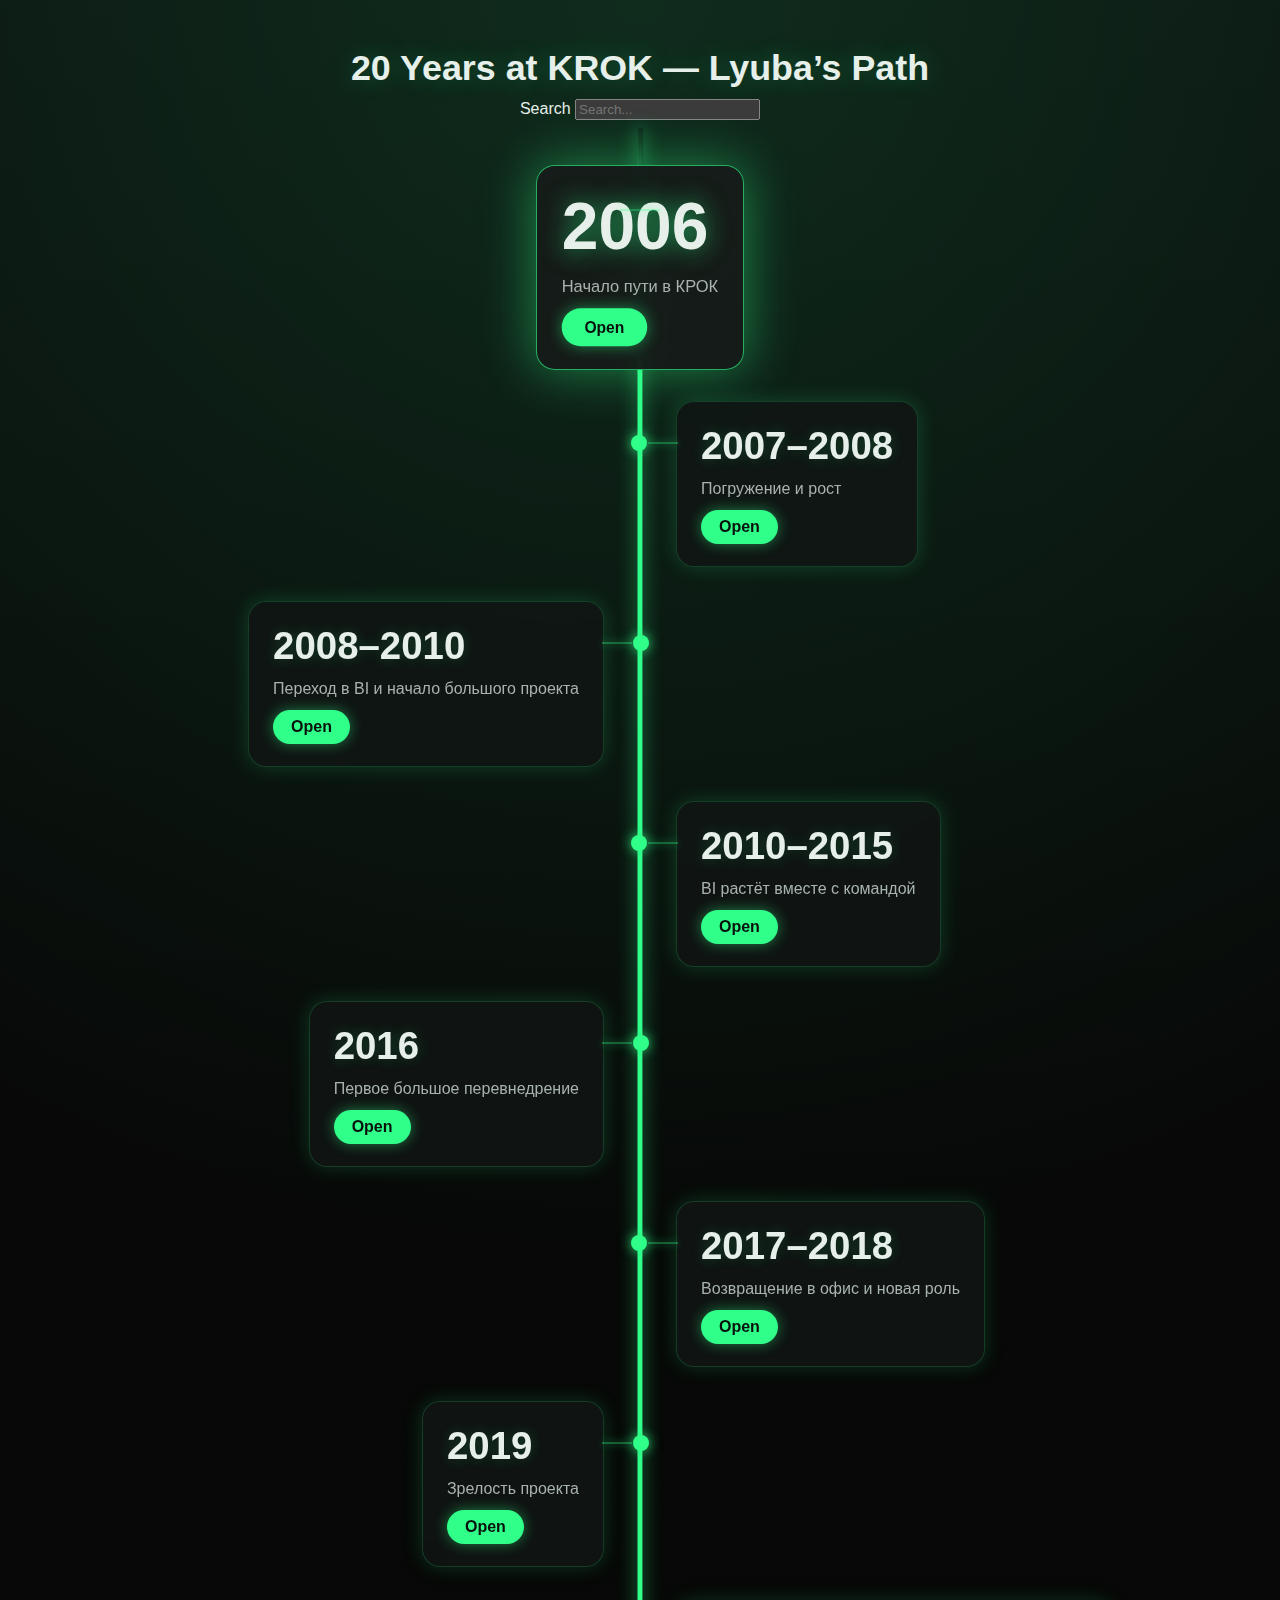
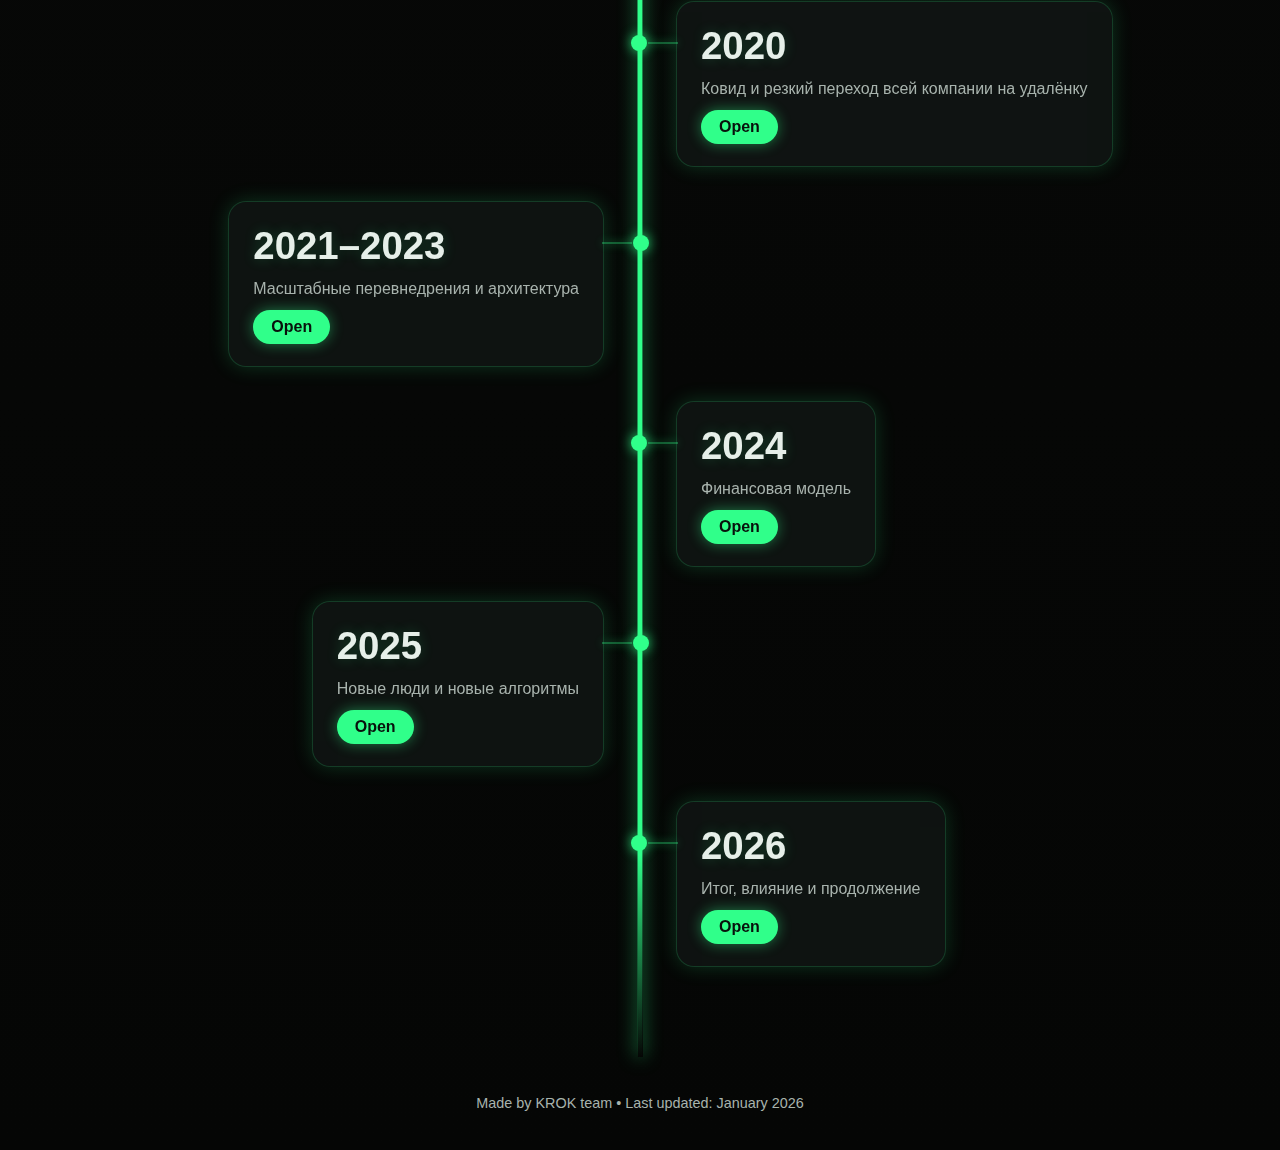
<file: index.html>
<!DOCTYPE html>
<html lang="en">
  <head>
    <meta charset="UTF-8" />
    <meta http-equiv="refresh" content="0; url=docs/index.html" />
    <meta name="viewport" content="width=device-width, initial-scale=1.0" />
    <title>KROK Timeline</title>
  </head>
  <body>
    <p>
      Redirecting to the timeline…
      <a href="docs/index.html">Open the timeline</a>.
    </p>
    <script>
      window.location.replace("docs/index.html");
    </script>
  </body>
</html>
</file>
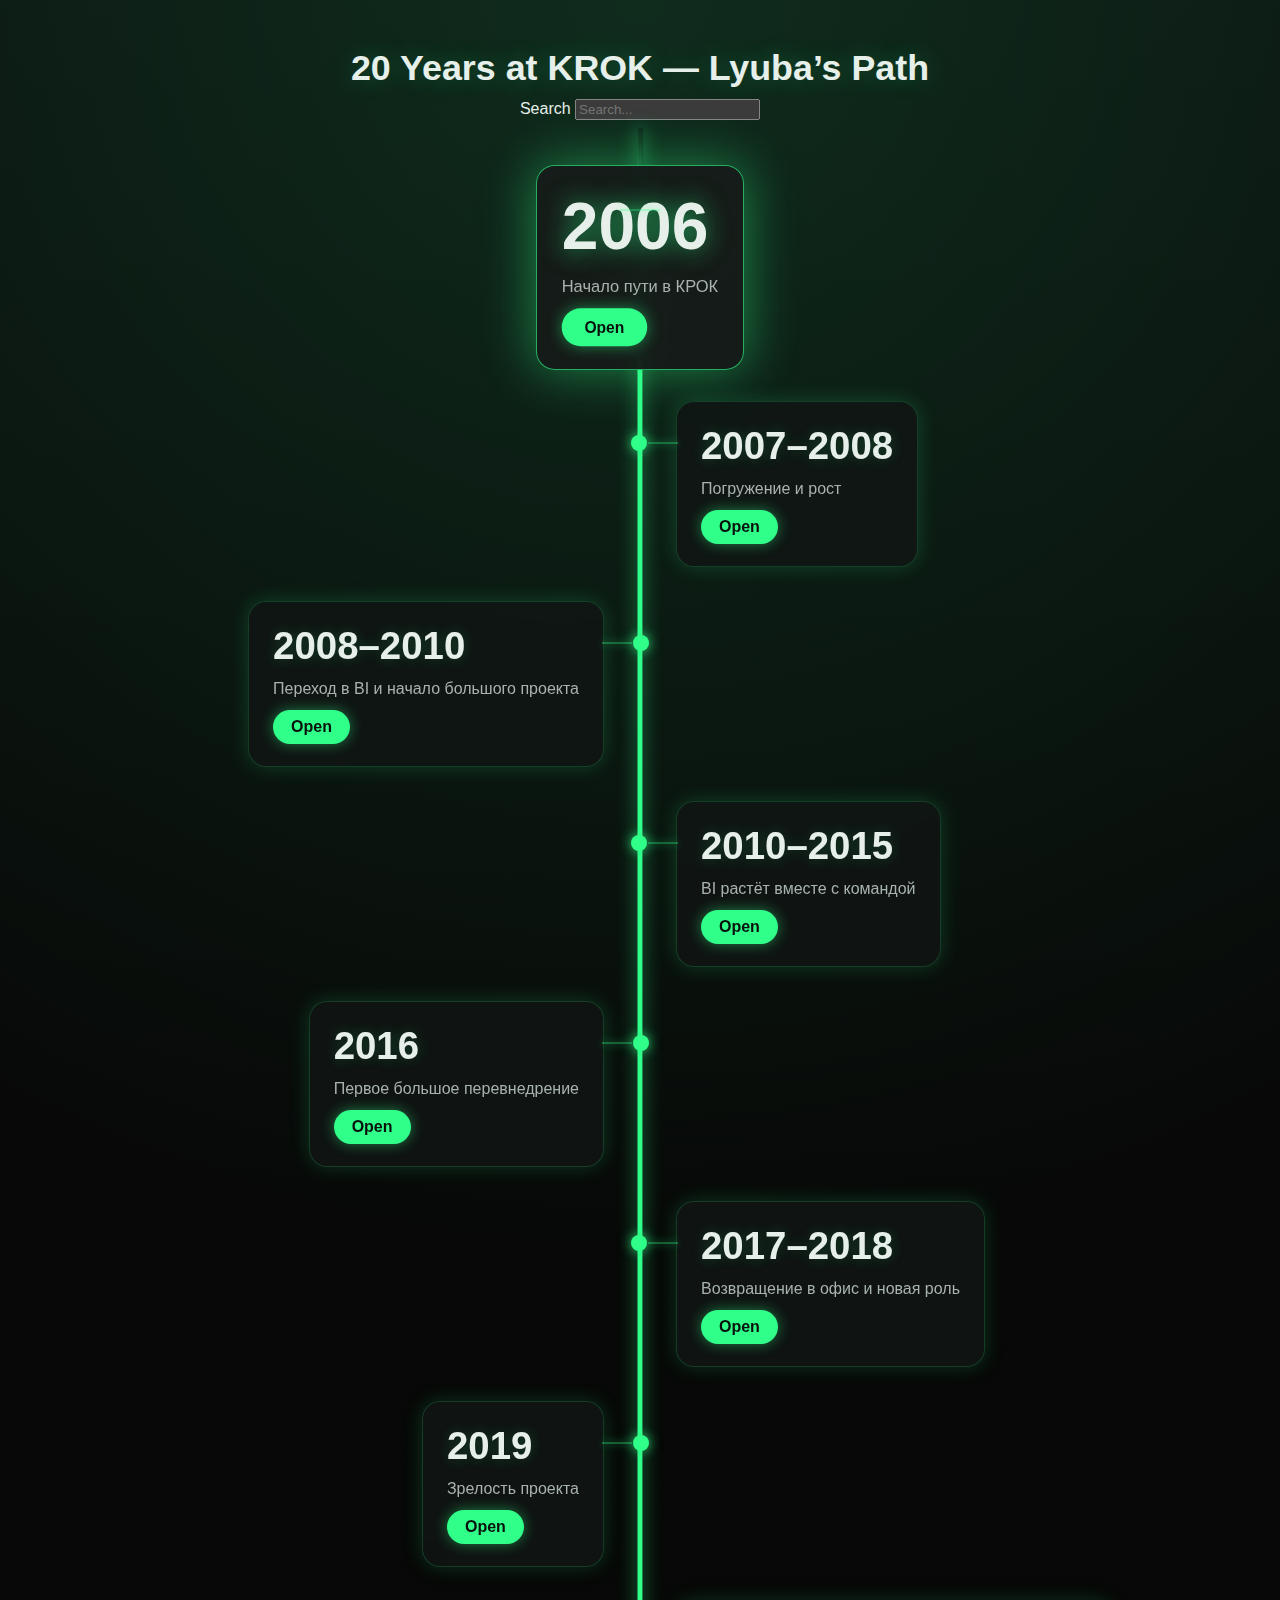
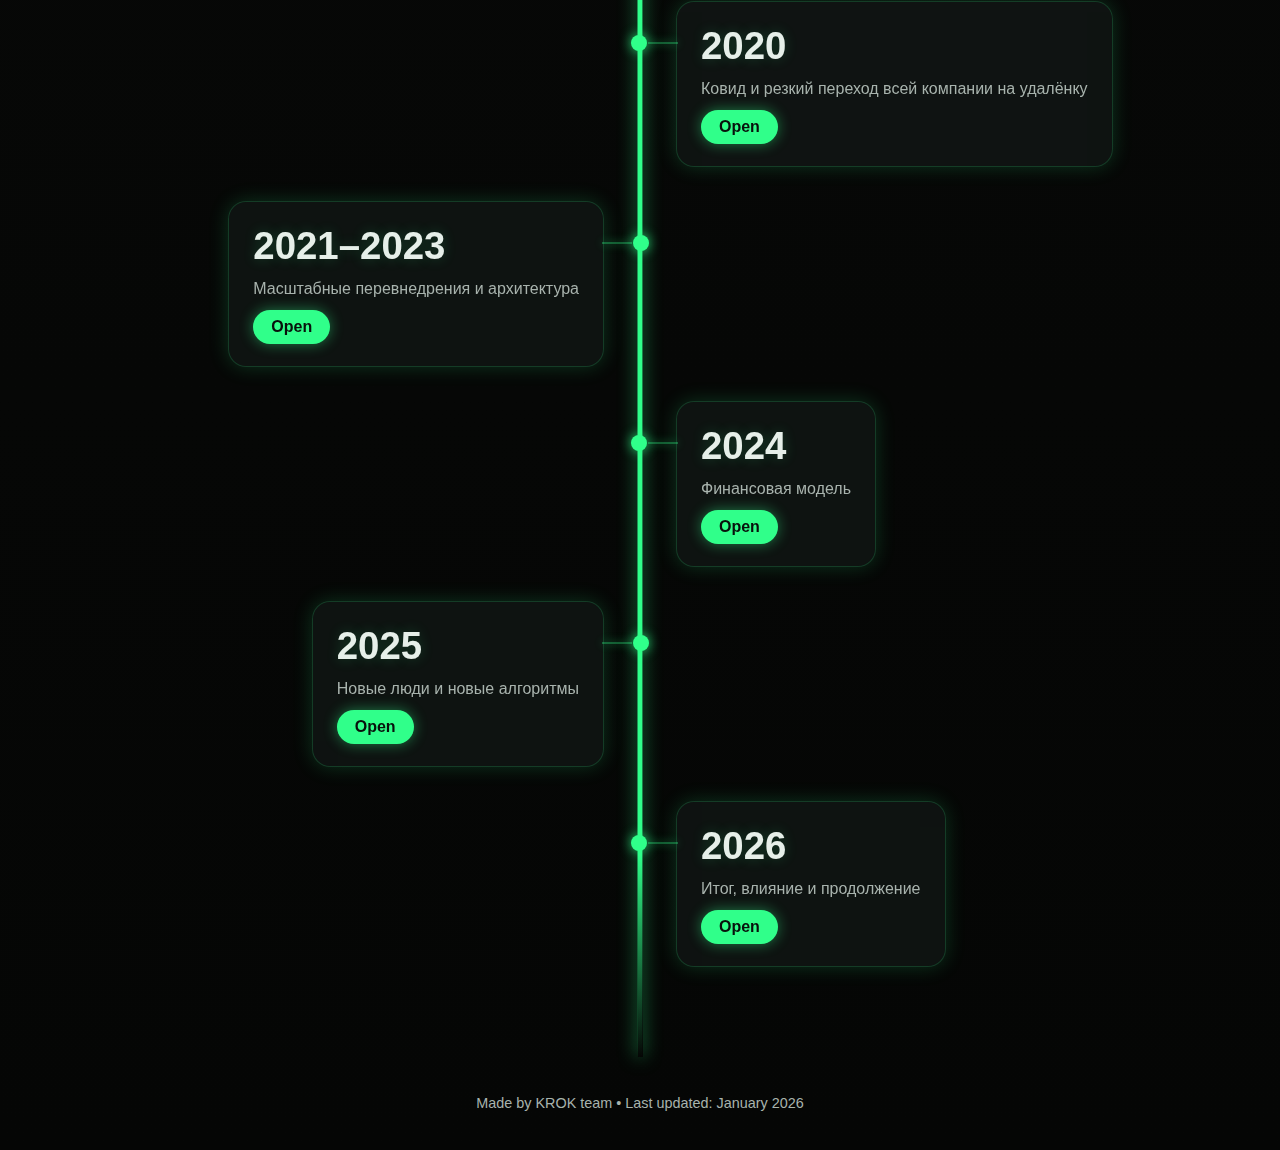
<file: docs/index.html>
<!DOCTYPE html>
<html lang="en">
  <head>
    <meta charset="UTF-8" />
    <meta name="viewport" content="width=device-width, initial-scale=1.0" />
    <title>20 Years at KROK — Lyuba’s Path</title>
    <link rel="stylesheet" href="assets/css/styles.css" />
  </head>
  <body>
    <div class="page">
      <header class="site-header">
        <div class="header-content">
          <h1>20 Years at KROK — Lyuba’s Path</h1>
          <div class="search-wrapper">
            <label class="sr-only" for="timeline-search">Search</label>
            <input
              id="timeline-search"
              type="search"
              placeholder="Search..."
              autocomplete="off"
            />
          </div>
        </div>
      </header>

      <main>
        <section class="timeline" aria-label="KROK timeline">
          <div class="timeline-line" aria-hidden="true"></div>
          <div id="timeline-items" class="timeline-items"></div>
        </section>
      </main>

      <footer class="site-footer">
        <p>Made by KROK team • Last updated: January 2026</p>
      </footer>
    </div>

    <script src="assets/js/app.js"></script>
  </body>
</html>
</file>
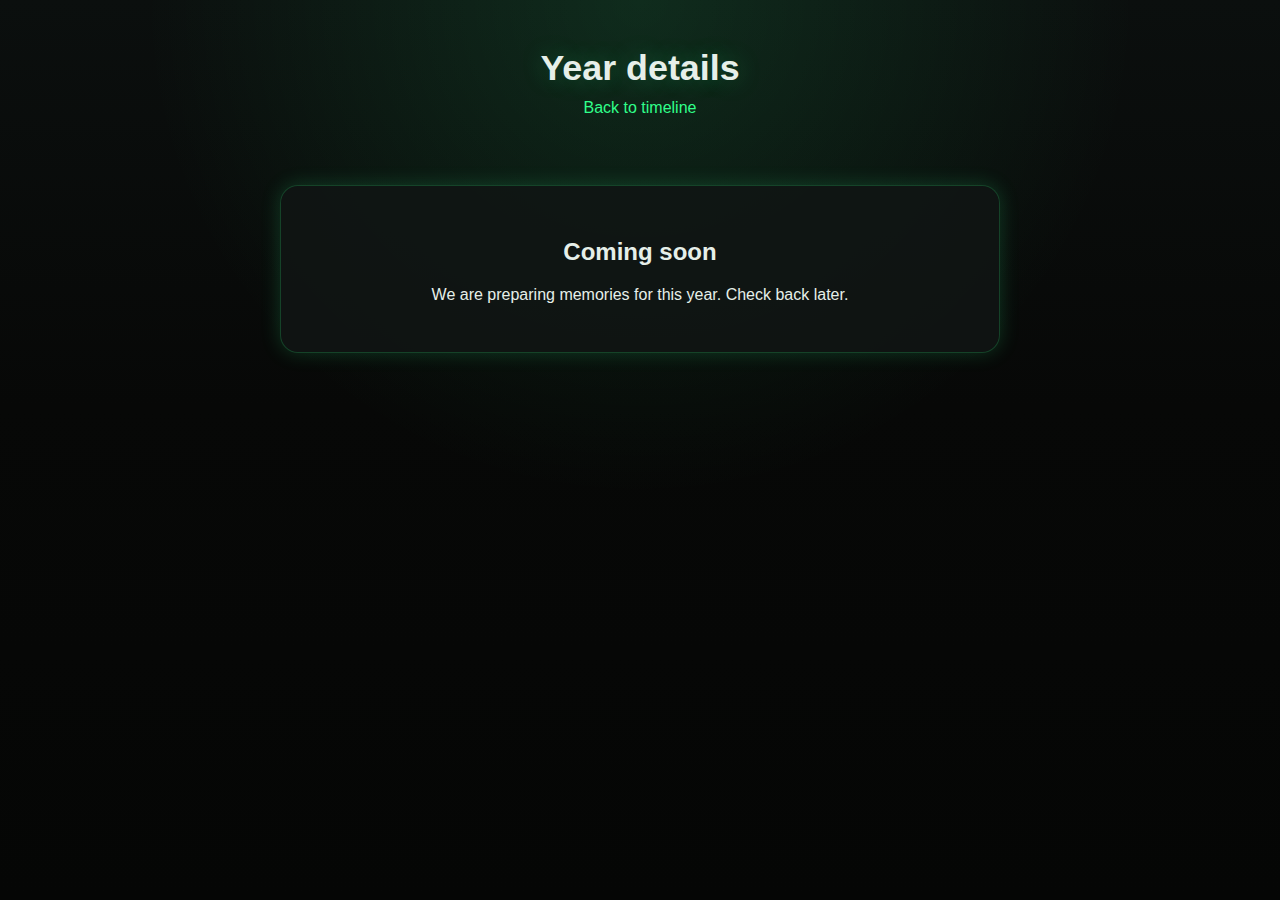
<file: docs/year.html>
<!DOCTYPE html>
<html lang="en">
  <head>
    <meta charset="UTF-8" />
    <meta name="viewport" content="width=device-width, initial-scale=1.0" />
    <title>KROK Timeline — Year</title>
    <link rel="stylesheet" href="assets/css/styles.css" />
  </head>
  <body>
    <div class="page">
      <header class="site-header">
        <div class="header-content">
          <h1>Year details</h1>
          <a class="back-link" href="index.html">Back to timeline</a>
        </div>
      </header>

      <main>
        <section class="coming-soon">
          <h2>Coming soon</h2>
          <p>We are preparing memories for this year. Check back later.</p>
        </section>
      </main>
    </div>
  </body>
</html>
</file>
<file: docs/assets/css/styles.css>
:root {
  color-scheme: dark;
  --bg: #070807;
  --bg-soft: #0d1110;
  --panel: rgba(17, 21, 20, 0.85);
  --panel-strong: rgba(22, 27, 25, 0.92);
  --line: #30ff8a;
  --line-soft: rgba(48, 255, 138, 0.35);
  --text: #e6efe9;
  --muted: #a8b3ad;
  --badge-ready: rgba(48, 255, 138, 0.18);
  --badge-progress: rgba(148, 158, 152, 0.25);
  --badge-upcoming: rgba(120, 126, 122, 0.14);
  --shadow: 0 0 20px rgba(48, 255, 138, 0.18);
  --shadow-strong: 0 0 40px rgba(48, 255, 138, 0.35);
  --radius: 18px;
}

* {
  box-sizing: border-box;
}

body {
  margin: 0;
  font-family: "Segoe UI", "Helvetica Neue", Arial, sans-serif;
  background: radial-gradient(circle at top, rgba(48, 255, 138, 0.12), transparent 45%),
    linear-gradient(180deg, #0b0f0e 0%, #070807 45%, #050605 100%);
  color: var(--text);
  min-height: 100vh;
}

.page {
  display: flex;
  flex-direction: column;
  min-height: 100vh;
}

.site-header {
  padding: 48px 24px 8px;
}

.header-content {
  max-width: 1100px;
  margin: 0 auto;
  display: flex;
  flex-direction: column;
  align-items: center;
  gap: 10px;
  text-align: center;
}

.eyebrow {
  margin: 0;
  text-transform: uppercase;
  letter-spacing: 0.3em;
  font-size: 0.65rem;
  color: var(--muted);
}

.site-header h1 {
  font-size: clamp(1.7rem, 2.8vw, 2.8rem);
  margin: 0;
  font-weight: 600;
  text-shadow: 0 0 25px rgba(48, 255, 138, 0.25);
}

.subtitle {
  margin: 0;
  font-size: 0.95rem;
  color: var(--muted);
}

.timeline {
  position: relative;
  max-width: 1200px;
  margin: 0 auto;
  padding: 40px 24px 90px;
}

.timeline-line {
  position: absolute;
  top: 0;
  bottom: 0;
  left: 50%;
  width: 5px;
  background: linear-gradient(
    180deg,
    transparent 0%,
    var(--line) 8%,
    var(--line) 92%,
    transparent 100%
  );
  box-shadow: 0 0 18px rgba(48, 255, 138, 0.7);
  transform: translateX(-50%);
}

.timeline-items {
  display: flex;
  flex-direction: column;
  gap: 34px;
}

.timeline-card {
  position: relative;
  display: flex;
  justify-content: flex-end;
  width: 50%;
  padding: 0 36px;
}

.timeline-card.right {
  align-self: flex-end;
  justify-content: flex-start;
}

.timeline-card.left {
  align-self: flex-start;
}

.timeline-card.featured {
  align-self: center;
  width: 70%;
  padding: 0 24px;
  justify-content: center;
}

.timeline-card::before {
  content: "";
  position: absolute;
  top: 34px;
  width: 16px;
  height: 16px;
  border-radius: 50%;
  background: var(--line);
  box-shadow: 0 0 12px rgba(48, 255, 138, 0.8);
}

.timeline-card.left::before {
  right: -9px;
}

.timeline-card.right::before {
  left: -9px;
}

.timeline-card.featured::before {
  left: 50%;
  transform: translateX(-50%);
}

.timeline-card::after {
  content: "";
  position: absolute;
  top: 41px;
  height: 2px;
  width: 30px;
  background: var(--line-soft);
  box-shadow: 0 0 8px rgba(48, 255, 138, 0.45);
}

.timeline-card.left::after {
  right: 8px;
}

.timeline-card.right::after {
  left: 8px;
}

.timeline-card.featured::after {
  left: 50%;
  transform: translateX(-50%);
  width: 40px;
}

.card-content {
  background: var(--panel);
  border: 1px solid rgba(48, 255, 138, 0.18);
  border-radius: var(--radius);
  padding: 22px 24px;
  box-shadow: var(--shadow);
  backdrop-filter: blur(10px);
  transition: transform 0.25s ease, box-shadow 0.25s ease, border-color 0.25s ease;
  display: flex;
  flex-direction: column;
  gap: 12px;
}

.card-content:hover {
  transform: translateY(-4px) scale(1.01);
  box-shadow: var(--shadow-strong);
  border-color: rgba(44, 255, 130, 0.4);
}

.card-content.featured {
  background: var(--panel-strong);
  border-color: rgba(48, 255, 138, 0.65);
  box-shadow: 0 0 50px rgba(48, 255, 138, 0.45);
  transform: scale(1.03);
}

.card-content.featured:hover {
  transform: translateY(-4px) scale(1.04);
}

.card-header {
  display: flex;
  align-items: center;
  justify-content: flex-start;
  gap: 16px;
}

.card-year {
  font-size: clamp(2rem, 3vw, 2.8rem);
  font-weight: 700;
  margin: 0;
  text-shadow: 0 0 14px rgba(48, 255, 138, 0.2);
}

.card-content.featured .card-year {
  font-size: clamp(3rem, 5vw, 4.2rem);
  text-shadow: 0 0 24px rgba(48, 255, 138, 0.6);
}

.card-title {
  font-size: 1rem;
  color: var(--muted);
  margin: 0;
}

.card-meta {
  display: flex;
  align-items: center;
  justify-content: space-between;
  gap: 12px;
  flex-wrap: wrap;
}

.open-button {
  padding: 8px 18px;
  border-radius: 999px;
  background: var(--line);
  color: #08110c;
  font-weight: 600;
  text-decoration: none;
  box-shadow: 0 0 14px rgba(48, 255, 138, 0.45);
  transition: transform 0.2s ease, box-shadow 0.2s ease;
}

.open-button:hover {
  transform: translateY(-1px);
  box-shadow: 0 0 20px rgba(48, 255, 138, 0.7);
}

.card-content.featured .open-button {
  padding: 10px 22px;
  font-size: 0.95rem;
}

.site-footer {
  margin-top: auto;
  padding: 24px;
  text-align: center;
  color: var(--muted);
  font-size: 0.9rem;
}

.coming-soon {
  max-width: 720px;
  margin: 60px auto;
  padding: 32px;
  background: var(--panel);
  border-radius: var(--radius);
  border: 1px solid rgba(44, 255, 130, 0.2);
  text-align: center;
  box-shadow: var(--shadow);
}

.story {
  max-width: 820px;
  margin: 40px auto 80px;
  padding: 32px;
  background: var(--panel);
  border-radius: var(--radius);
  border: 1px solid rgba(48, 255, 138, 0.22);
  box-shadow: var(--shadow);
}

.story h2 {
  margin: 0 0 12px;
  font-size: clamp(2rem, 3.5vw, 3rem);
  text-shadow: 0 0 18px rgba(48, 255, 138, 0.4);
}

.story h3 {
  margin: 0 0 20px;
  font-weight: 500;
  color: var(--muted);
}

.story-content {
  display: flex;
  flex-direction: column;
  gap: 14px;
  line-height: 1.6;
  color: #d3dbd6;
}

.story-sticker {
  display: inline-flex;
  align-items: center;
  justify-content: center;
  width: 26px;
  height: 26px;
  margin-right: 10px;
  border-radius: 50%;
  background: rgba(48, 255, 138, 0.12);
  box-shadow: 0 0 12px rgba(48, 255, 138, 0.25);
  font-size: 0.95rem;
  flex-shrink: 0;
}

.story-content p {
  display: flex;
  align-items: flex-start;
}

.story-inline-image {
  margin: 8px 0 4px;
  border-radius: 18px;
  overflow: hidden;
  border: 1px solid rgba(48, 255, 138, 0.25);
  box-shadow: var(--shadow);
  background: var(--bg-soft);
}

.story-inline-image a {
  display: block;
}

.story-inline-image img {
  width: 100%;
  display: block;
  object-fit: cover;
}

.story-gallery {
  margin-top: 28px;
  display: grid;
  gap: 16px;
  grid-template-columns: repeat(auto-fit, minmax(180px, 1fr));
}

.story-photo--featured {
  grid-column: span 2;
  grid-row: span 2;
}

.story-photo {
  margin: 0;
  border-radius: 16px;
  overflow: hidden;
  border: 1px solid rgba(48, 255, 138, 0.2);
  box-shadow: var(--shadow);
  background: var(--bg-soft);
}

.story-photo a {
  display: block;
  height: 100%;
}

.story-photo img {
  width: 100%;
  height: 100%;
  display: block;
  object-fit: cover;
}

@media (max-width: 700px) {
  .story-photo--featured {
    grid-column: span 1;
    grid-row: span 1;
  }
}

.story-signoff {
  margin-top: 6px;
  font-weight: 600;
  color: var(--text);
  position: relative;
  padding-right: 28px;
}

.story-signoff::after {
  content: "❤";
  position: absolute;
  right: 0;
  top: 0;
  color: var(--line);
  text-shadow: 0 0 12px rgba(48, 255, 138, 0.6);
}

.back-link {
  color: var(--line);
  text-decoration: none;
}

.back-link:hover {
  text-decoration: underline;
}

@media (max-width: 900px) {
  .timeline-line {
    left: 24px;
    transform: none;
  }

  .timeline-card,
  .timeline-card.right,
  .timeline-card.left {
    width: 100%;
    padding-left: 64px;
    padding-right: 12px;
    align-self: stretch;
    justify-content: flex-start;
  }

  .timeline-card.featured {
    width: 100%;
    padding-left: 64px;
    padding-right: 12px;
  }

  .timeline-card::before {
    left: 16px;
    right: auto;
  }

  .timeline-card::after {
    left: 28px;
    right: auto;
    width: 24px;
  }

  .timeline-card.featured::before {
    left: 16px;
    transform: none;
  }

  .timeline-card.featured::after {
    left: 28px;
    transform: none;
    width: 24px;
  }
}

@media (max-width: 600px) {
  .site-header {
    padding-top: 36px;
  }
}
</file>
